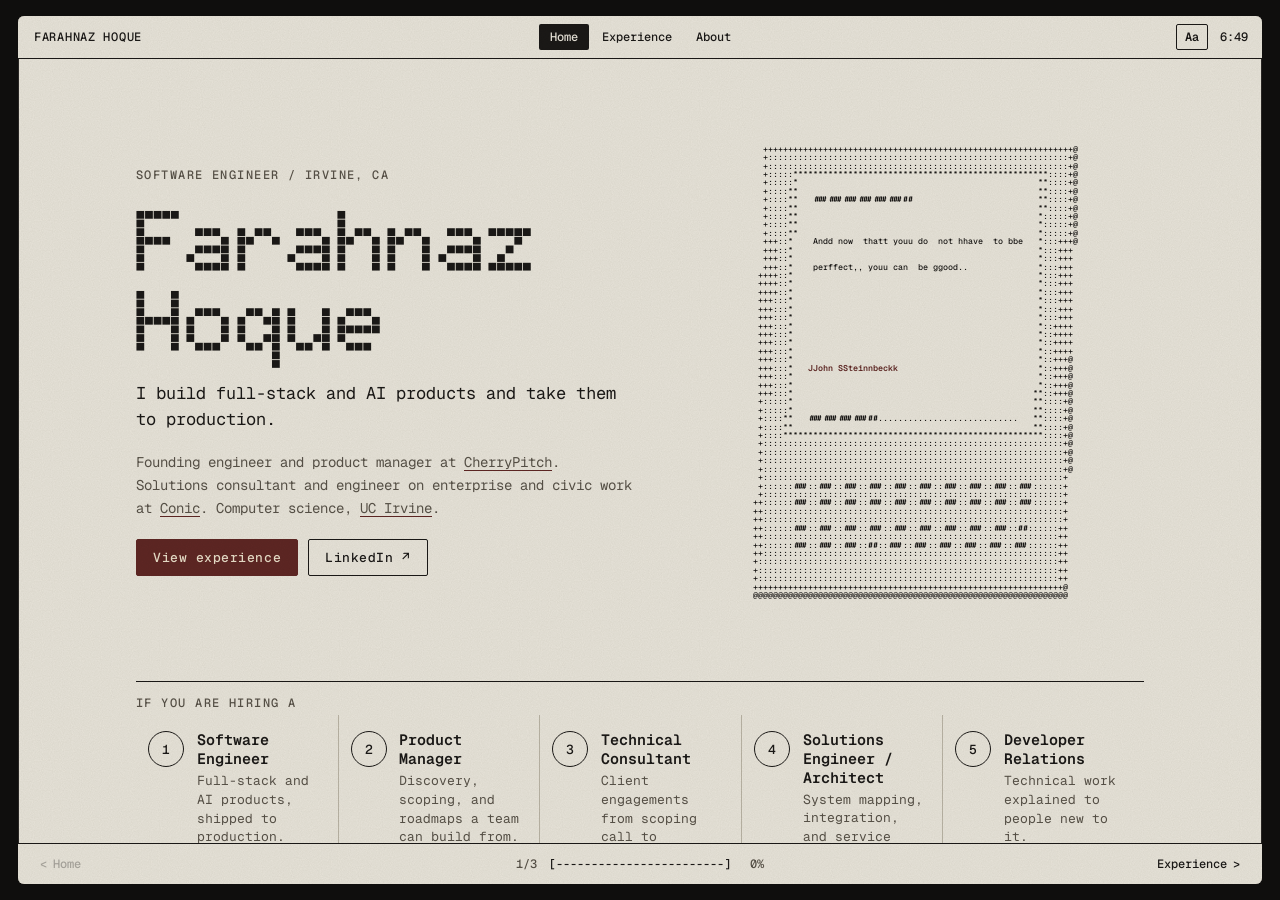
<file: index.html>
<!DOCTYPE html>
<html lang="en">
<head>
  <meta charset="utf-8">
  <meta name="viewport" content="width=device-width, initial-scale=1">
  <title>Farahnaz Hoque — Home</title>
  <meta name="description" content="Software engineer in Irvine, CA. Full-stack and AI products shipped to production.">
  <link rel="stylesheet" href="https://fonts.googleapis.com/css2?family=Doto:wght@700;900&family=Geist+Mono:wght@400;500;600&family=Geist:wght@400;500&display=swap">
  <link rel="stylesheet" href="css/main.css">
</head>
<body data-page="home">

<div class="screen" id="screen">

  <header class="status">
    <a class="brand" href="index.html"><span class="full">Farahnaz Hoque</span><span class="short">FH</span></a>
    <nav class="tabs" aria-label="Pages">
      <a href="index.html" aria-current="page">Home</a>
      <a href="experience.html">Experience</a>
      <a href="about.html">About</a>
    </nav>
    <div class="sys">
      <button class="aa" id="aa-btn" type="button" aria-expanded="false" aria-controls="aa-panel" aria-label="Display settings">Aa</button>
      <time id="clock">4:10</time>
    </div>
  </header>

  <main class="pages" id="viewport" tabindex="-1">

    <section class="page" id="p-home" aria-labelledby="h-home">
      <div class="wrap">
        <div class="hero">
          <div class="hero-text">
            <p class="label">Software Engineer / Irvine, CA</p>
            <h1 id="h-home">Farahnaz Hoque</h1>
            <p class="lede">I build full-stack and AI products and take them to production.</p>
            <p class="meta">Founding engineer and product manager at <a class="text-link" href="https://cherrypitch.ai/" target="_blank" rel="noopener">CherryPitch</a>. Solutions consultant and engineer on enterprise and civic work at <a class="text-link" href="https://conicgroup.com/" target="_blank" rel="noopener">Conic</a>. Computer science, <a class="text-link" href="https://www.uci.edu/" target="_blank" rel="noopener">UC Irvine</a>.</p>
            <div class="actions">
              <a class="btn solid" href="experience.html">View experience</a>
              <a class="btn" href="https://www.linkedin.com/in/farahnazhoque/" target="_blank" rel="noopener">LinkedIn ↗</a>
            </div>
          </div>
          <div class="ascii" id="ascii" aria-hidden="true">
            <pre id="ascii-ink"></pre>
            <pre id="ascii-acc"></pre>
          </div>
        </div>

        <section class="roles" aria-labelledby="h-roles">
          <h2 id="h-roles">If you are hiring a</h2>
          <ol>
            <li><a href="experience.html#swe" data-role="swe"><span class="num">1</span><span class="role">Software Engineer</span><span class="hook">Full-stack and AI products, shipped to production.</span></a></li>
            <li><a href="experience.html#pm" data-role="pm"><span class="num">2</span><span class="role">Product Manager</span><span class="hook">Discovery, scoping, and roadmaps a team can build from.</span></a></li>
            <li><a href="experience.html#tc" data-role="tc"><span class="num">3</span><span class="role">Technical Consultant</span><span class="hook">Client engagements from scoping call to rollout.</span></a></li>
            <li><a href="experience.html#se" data-role="se"><span class="num">4</span><span class="role">Solutions Engineer / Architect</span><span class="hook">System mapping, integration, and service security.</span></a></li>
            <li><a href="experience.html#dr" data-role="dr"><span class="num">5</span><span class="role">Developer Relations</span><span class="hook">Technical work explained to people new to it.</span></a></li>
          </ol>
        </section>
      </div>
    </section>

  </main>

  <footer class="foot">
    <a class="turn" id="prev" href="index.html" aria-disabled="true">&lt; <span class="name">Home</span></a>
    <div class="loc" aria-hidden="true"><span id="loc-text">1/3</span><span id="loc-bar">[--------------------]</span><span id="loc-pct">0%</span></div>
    <a class="turn" id="next" href="experience.html"><span class="name">Experience</span> &gt;</a>
  </footer>

  <div class="aa-panel" id="aa-panel" role="dialog" aria-label="Display settings" hidden>
    <div class="row">
      <span class="lbl">Text size</span>
      <div class="seg">
        <button type="button" id="size-down" aria-label="Smaller text">A-</button>
        <span class="dots" id="size-dots" aria-hidden="true"><i></i><i></i><i></i><i></i></span>
        <button type="button" id="size-up" aria-label="Larger text">A+</button>
      </div>
    </div>
    <div class="row">
      <span class="lbl">Typeface</span>
      <div class="seg">
        <button type="button" id="face-mono" data-face="mono" aria-pressed="true">Mono</button>
        <button type="button" id="face-sans" data-face="sans" aria-pressed="false">Sans</button>
      </div>
    </div>
    <div class="row">
      <span class="lbl">Theme</span>
      <div class="seg">
        <button type="button" id="mode-auto" data-mode="auto" aria-pressed="true">Auto</button>
        <button type="button" id="mode-paper" data-mode="paper" aria-pressed="false">Light</button>
        <button type="button" id="mode-night" data-mode="night" aria-pressed="false">Dark</button>
      </div>
    </div>
  </div>

  <pre class="wipe" id="wipe" aria-hidden="true" hidden></pre>
</div>

<script src="js/shell.js"></script>
<script src="js/ascii-device.js"></script>
</body>
</html>
</file>
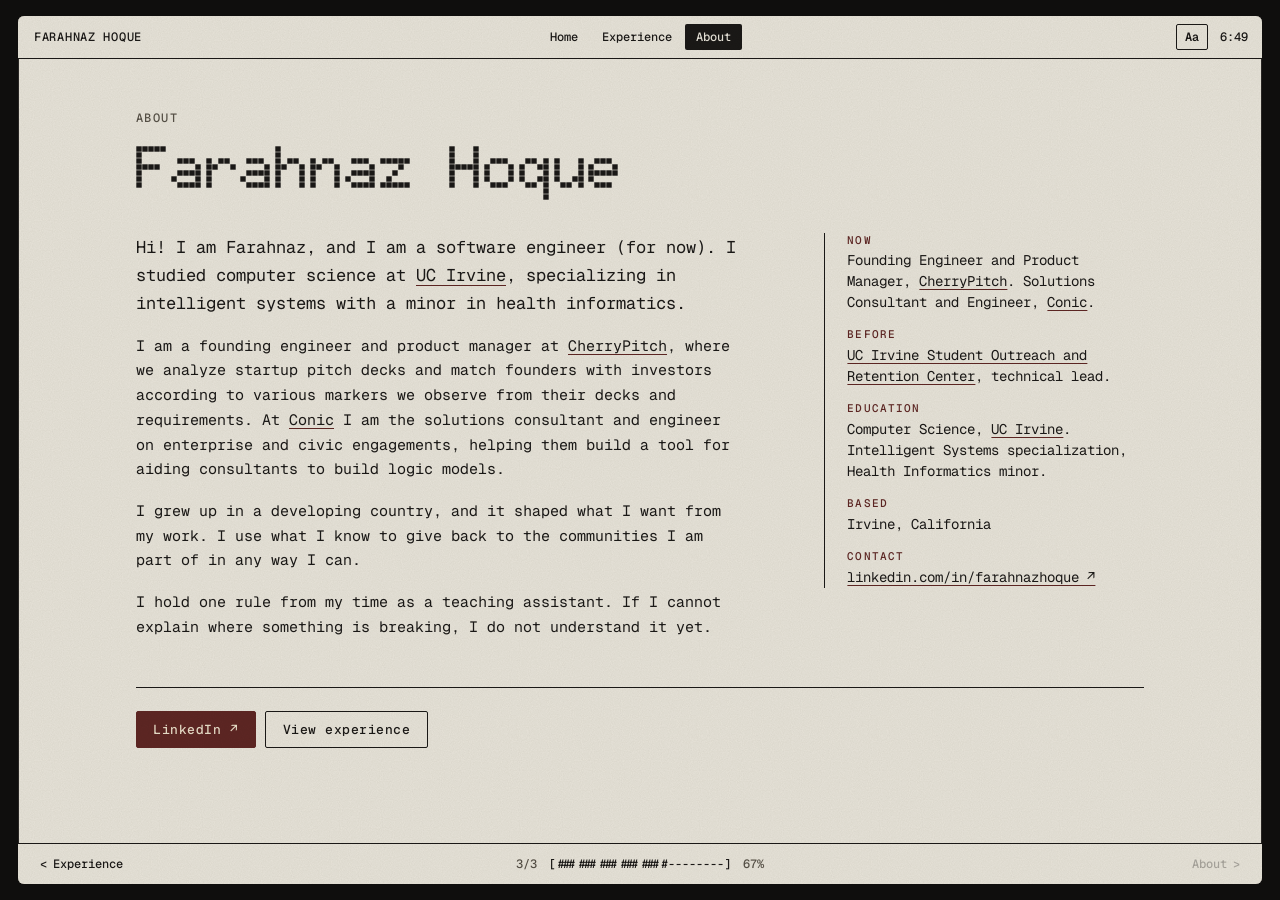
<file: about.html>
<!DOCTYPE html>
<html lang="en">
<head>
  <meta charset="utf-8">
  <meta name="viewport" content="width=device-width, initial-scale=1">
  <title>Farahnaz Hoque — About</title>
  <meta name="description" content="About Farahnaz Hoque — software engineer, founding engineer at CherryPitch, UC Irvine CS.">
  <link rel="stylesheet" href="https://fonts.googleapis.com/css2?family=Doto:wght@700;900&family=Geist+Mono:wght@400;500;600&family=Geist:wght@400;500&display=swap">
  <link rel="stylesheet" href="css/main.css">
</head>
<body data-page="about">

<div class="screen" id="screen">

  <header class="status">
    <a class="brand" href="index.html"><span class="full">Farahnaz Hoque</span><span class="short">FH</span></a>
    <nav class="tabs" aria-label="Pages">
      <a href="index.html">Home</a>
      <a href="experience.html">Experience</a>
      <a href="about.html" aria-current="page">About</a>
    </nav>
    <div class="sys">
      <button class="aa" id="aa-btn" type="button" aria-expanded="false" aria-controls="aa-panel" aria-label="Display settings">Aa</button>
      <time id="clock">4:10</time>
    </div>
  </header>

  <main class="pages" id="viewport" tabindex="-1">

    <section class="page" id="p-about" aria-labelledby="h-about">
      <div class="wrap">
        <header class="page-head">
          <p class="label">About</p>
          <h1 id="h-about">Farahnaz Hoque</h1>
        </header>

        <div class="about-grid">
          <div class="prose">
            <p>Hi! I am Farahnaz, and I am a software engineer (for now). I studied computer science at <a class="text-link" href="https://www.uci.edu/" target="_blank" rel="noopener">UC Irvine</a>, specializing in intelligent systems with a minor in health informatics.</p>
            <p>I am a founding engineer and product manager at <a class="text-link" href="https://cherrypitch.ai/" target="_blank" rel="noopener">CherryPitch</a>, where we analyze startup pitch decks and match founders with investors according to various markers we observe from their decks and requirements. At <a class="text-link" href="https://conicgroup.com/" target="_blank" rel="noopener">Conic</a> I am the solutions consultant and engineer on enterprise and civic engagements, helping them build a tool for aiding consultants to build logic models.</p>
            <p>I grew up in a developing country, and it shaped what I want from my work. I use what I know to give back to the communities I am part of in any way I can.</p>
            <p>I hold one rule from my time as a teaching assistant. If I cannot explain where something is breaking, I do not understand it yet.</p>
          </div>

          <dl class="facts">
            <div><dt>Now</dt><dd>Founding Engineer and Product Manager, <a class="text-link" href="https://cherrypitch.ai/" target="_blank" rel="noopener">CherryPitch</a>. Solutions Consultant and Engineer, <a class="text-link" href="https://conicgroup.com/" target="_blank" rel="noopener">Conic</a>.</dd></div>
            <div><dt>Before</dt><dd><a class="text-link" href="https://soar.uci.edu/" target="_blank" rel="noopener">UC Irvine Student Outreach and Retention Center</a>, technical lead.</dd></div>
            <div><dt>Education</dt><dd>Computer Science, <a class="text-link" href="https://www.uci.edu/" target="_blank" rel="noopener">UC Irvine</a>. Intelligent Systems specialization, Health Informatics minor.</dd></div>
            <div><dt>Based</dt><dd>Irvine, California</dd></div>
            <div><dt>Contact</dt><dd><a class="text-link" href="https://www.linkedin.com/in/farahnazhoque/" target="_blank" rel="noopener">linkedin.com/in/farahnazhoque ↗</a></dd></div>
          </dl>
        </div>

        <div class="end actions">
          <a class="btn solid" href="https://www.linkedin.com/in/farahnazhoque/" target="_blank" rel="noopener">LinkedIn ↗</a>
          <a class="btn" href="experience.html">View experience</a>
        </div>
      </div>
    </section>

  </main>

  <footer class="foot">
    <a class="turn" id="prev" href="experience.html">&lt; <span class="name">Experience</span></a>
    <div class="loc" aria-hidden="true"><span id="loc-text">3/3</span><span id="loc-bar">[--------------------]</span><span id="loc-pct">0%</span></div>
    <a class="turn" id="next" href="about.html" aria-disabled="true"><span class="name">About</span> &gt;</a>
  </footer>

  <div class="aa-panel" id="aa-panel" role="dialog" aria-label="Display settings" hidden>
    <div class="row">
      <span class="lbl">Text size</span>
      <div class="seg">
        <button type="button" id="size-down" aria-label="Smaller text">A-</button>
        <span class="dots" id="size-dots" aria-hidden="true"><i></i><i></i><i></i><i></i></span>
        <button type="button" id="size-up" aria-label="Larger text">A+</button>
      </div>
    </div>
    <div class="row">
      <span class="lbl">Typeface</span>
      <div class="seg">
        <button type="button" id="face-mono" data-face="mono" aria-pressed="true">Mono</button>
        <button type="button" id="face-sans" data-face="sans" aria-pressed="false">Sans</button>
      </div>
    </div>
    <div class="row">
      <span class="lbl">Theme</span>
      <div class="seg">
        <button type="button" id="mode-auto" data-mode="auto" aria-pressed="true">Auto</button>
        <button type="button" id="mode-paper" data-mode="paper" aria-pressed="false">Light</button>
        <button type="button" id="mode-night" data-mode="night" aria-pressed="false">Dark</button>
      </div>
    </div>
  </div>

  <pre class="wipe" id="wipe" aria-hidden="true" hidden></pre>
</div>

<script src="js/shell.js"></script>
</body>
</html>
</file>
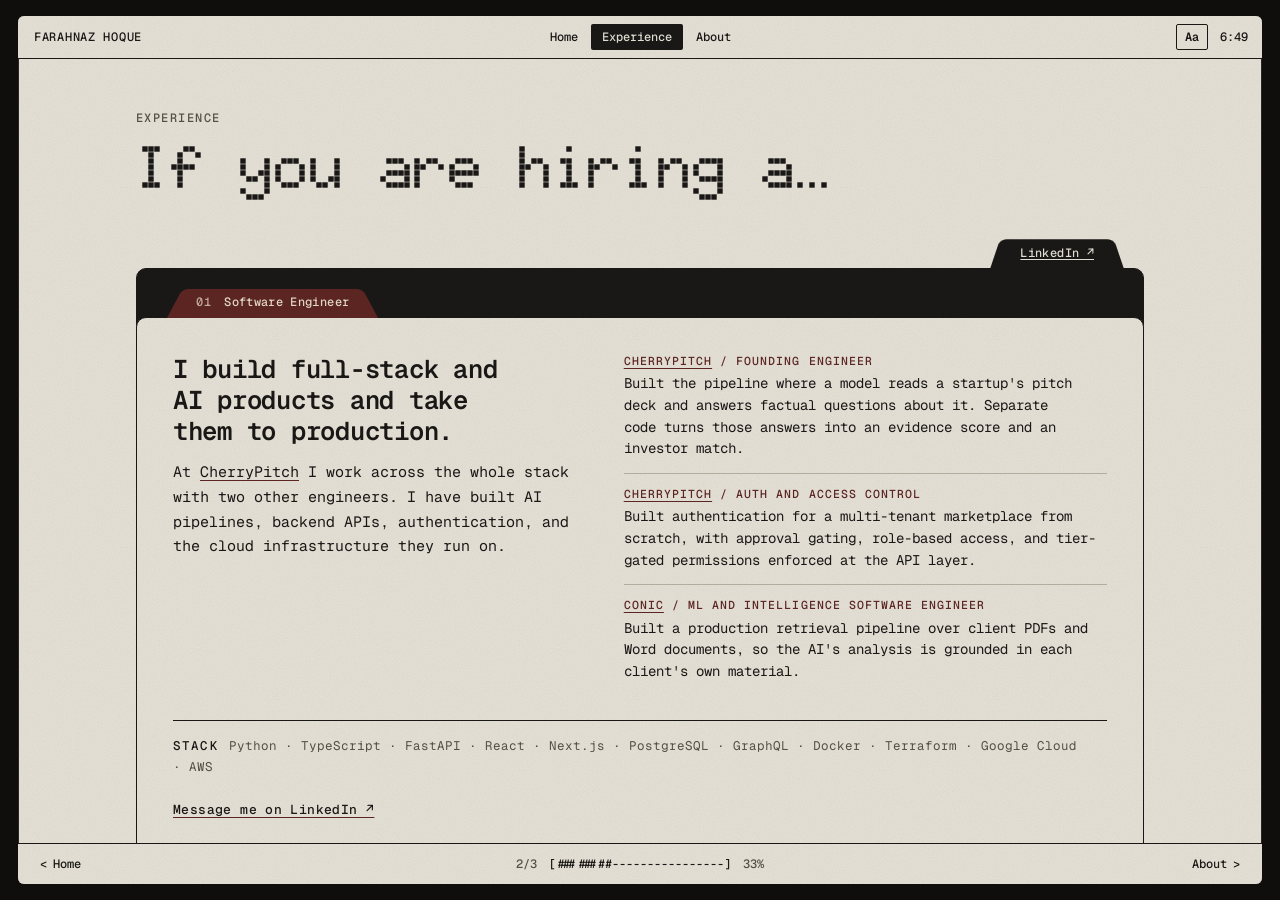
<file: experience.html>
<!DOCTYPE html>
<html lang="en">
<head>
  <meta charset="utf-8">
  <meta name="viewport" content="width=device-width, initial-scale=1">
  <title>Farahnaz Hoque — Experience</title>
  <meta name="description" content="Experience across software engineering, product, consulting, solutions architecture, and developer relations.">
  <link rel="stylesheet" href="https://fonts.googleapis.com/css2?family=Doto:wght@700;900&family=Geist+Mono:wght@400;500;600&family=Geist:wght@400;500&display=swap">
  <link rel="stylesheet" href="css/main.css">
</head>
<body data-page="experience">

<div class="screen" id="screen">

  <header class="status">
    <a class="brand" href="index.html"><span class="full">Farahnaz Hoque</span><span class="short">FH</span></a>
    <nav class="tabs" aria-label="Pages">
      <a href="index.html">Home</a>
      <a href="experience.html" aria-current="page">Experience</a>
      <a href="about.html">About</a>
    </nav>
    <div class="sys">
      <button class="aa" id="aa-btn" type="button" aria-expanded="false" aria-controls="aa-panel" aria-label="Display settings">Aa</button>
      <time id="clock">4:10</time>
    </div>
  </header>

  <main class="pages" id="viewport" tabindex="-1">

    <section class="page" id="p-experience" aria-labelledby="h-exp">
      <div class="wrap">
        <header class="page-head">
          <p class="label">Experience</p>
          <h1 id="h-exp">If you are hiring a…</h1>
        </header>

        <div class="cabinet">

          <div class="folder back r">
            <h2><a class="tab text-link" href="https://www.linkedin.com/in/farahnazhoque/" target="_blank" rel="noopener">LinkedIn ↗</a></h2>
            <div class="sheet"></div>
          </div>

          <article class="folder l open" data-role="swe" style="--x:3%">
            <h2><button class="tab" id="t-swe" type="button" aria-expanded="true" aria-controls="f-swe"><span class="n">01</span>Software Engineer</button></h2>
            <div class="sheet"><div class="body" id="f-swe"><div class="inner"><div class="pad">
              <div class="pitch">
                <h3>I build full-stack and AI products and take them to production.</h3>
                <p>At <a class="text-link" href="https://cherrypitch.ai/" target="_blank" rel="noopener">CherryPitch</a> I work across the whole stack with two other engineers. I have built AI pipelines, backend APIs, authentication, and the cloud infrastructure they run on.</p>
              </div>
              <ul class="proof">
                <li><span class="org"><a class="text-link" href="https://cherrypitch.ai/" target="_blank" rel="noopener">CherryPitch</a> / Founding Engineer</span><p>Built the pipeline where a model reads a startup's pitch deck and answers factual questions about it. Separate code turns those answers into an evidence score and an investor match.</p></li>
                <li><span class="org"><a class="text-link" href="https://cherrypitch.ai/" target="_blank" rel="noopener">CherryPitch</a> / Auth and access control</span><p>Built authentication for a multi-tenant marketplace from scratch, with approval gating, role-based access, and tier-gated permissions enforced at the API layer.</p></li>
                <li><span class="org"><a class="text-link" href="https://conicgroup.com/" target="_blank" rel="noopener">Conic</a> / ML and Intelligence Software Engineer</span><p>Built a production retrieval pipeline over client PDFs and Word documents, so the AI's analysis is grounded in each client's own material.</p></li>
              </ul>
              <p class="kit"><b>Stack</b>Python · TypeScript · FastAPI · React · Next.js · PostgreSQL · GraphQL · Docker · Terraform · Google Cloud · AWS</p>
              <a class="cta" href="https://www.linkedin.com/in/farahnazhoque/" target="_blank" rel="noopener">Message me on LinkedIn ↗</a>
            </div></div></div></div>
          </article>

          <article class="folder r" data-role="pm" style="--x:12%">
            <h2><button class="tab" id="t-pm" type="button" aria-expanded="false" aria-controls="f-pm"><span class="n">02</span>Product Manager</button></h2>
            <div class="sheet"><div class="body" id="f-pm"><div class="inner"><div class="pad">
              <div class="pitch">
                <h3>I find out what people need, then write it down so a team can build it.</h3>
                <p>I have done discovery, scoping, and roadmap work as an engineer and a consultant, and I can read the codebase the roadmap lands in.</p>
              </div>
              <ul class="proof">
                <li><span class="org"><a class="text-link" href="https://soar.uci.edu/" target="_blank" rel="noopener">UC Irvine SOAR</a> / Technical Lead</span><p>Ran requirements discovery with seven cross-functional teams and turned what they needed into a technical roadmap.</p></li>
                <li><span class="org"><a class="text-link" href="https://conicgroup.com/" target="_blank" rel="noopener">Conic</a> / Client engagements</span><p>Translated client requirements into feature specifications and owned each engagement from the first scoping conversation through production rollout.</p></li>
                <li><span class="org"><a class="text-link" href="https://cherrypitch.ai/" target="_blank" rel="noopener">CherryPitch</a> / Founding Engineer</span><p>Requirements arrive in documents and one-on-one conversations. I turn them into scoped work a team of three can ship.</p></li>
              </ul>
              <p class="kit"><b>Skills</b>Requirements discovery · Roadmaps · Feature specifications · Stakeholder presentations · Technical scoping</p>
              <a class="cta" href="https://www.linkedin.com/in/farahnazhoque/" target="_blank" rel="noopener">Message me on LinkedIn ↗</a>
            </div></div></div></div>
          </article>

          <article class="folder l" data-role="tc" style="--x:16%">
            <h2><button class="tab" id="t-tc" type="button" aria-expanded="false" aria-controls="f-tc"><span class="n">03</span>Technical Consultant</button></h2>
            <div class="sheet"><div class="body" id="f-tc"><div class="inner"><div class="pad">
              <div class="pitch">
                <h3>I run the engagement from the first scoping call to production rollout.</h3>
                <p>At <a class="text-link" href="https://conicgroup.com/" target="_blank" rel="noopener">Conic</a> I am the solutions consultant and engineer for enterprise and civic partners. I run discovery, present the roadmap, and build what we agreed on.</p>
              </div>
              <ul class="proof">
                <li><span class="org"><a class="text-link" href="https://conicgroup.com/" target="_blank" rel="noopener">Conic</a> / Technical Consultant</span><p>Worked with partners including Bloomberg Associates, Southern California Edison, and several municipal programs, presenting technical roadmaps to executive and non-technical audiences.</p></li>
                <li><span class="org"><a class="text-link" href="https://conicgroup.com/" target="_blank" rel="noopener">Conic</a> / Admin portal</span><p>Built the GraphQL and React portal that lets client administrators configure their own data mappings and permissions without opening a ticket.</p></li>
                <li><span class="org"><a class="text-link" href="https://soar.uci.edu/" target="_blank" rel="noopener">UC Irvine SOAR</a> / Technical Liaison</span><p>Represented the department to the university's IT team, aligning a new platform with existing infrastructure and standards.</p></li>
              </ul>
              <p class="kit"><b>Skills</b>Technical discovery · Executive presentations · Feature mapping · GraphQL · React · Python</p>
              <a class="cta" href="https://www.linkedin.com/in/farahnazhoque/" target="_blank" rel="noopener">Message me on LinkedIn ↗</a>
            </div></div></div></div>
          </article>

          <article class="folder r" data-role="se" style="--x:2%">
            <h2><button class="tab" id="t-se" type="button" aria-expanded="false" aria-controls="f-se"><span class="n">04</span>Solutions Engineer / Architect</button></h2>
            <div class="sheet"><div class="body" id="f-se"><div class="inner"><div class="pad">
              <div class="pitch">
                <h3>I map how the systems talk to each other before anything gets built on top.</h3>
                <p>I work out what a team already runs, what we are proposing, and where the two meet. Then I build the connection and secure it.</p>
              </div>
              <ul class="proof">
                <li><span class="org"><a class="text-link" href="https://cherrypitch.ai/" target="_blank" rel="noopener">CherryPitch</a> / Service architecture</span><p>Split transactional email into its own Cloud Run service, secured the service-to-service calls with Google Cloud IAM, and walked the two internal teams integrating against it through onboarding.</p></li>
                <li><span class="org"><a class="text-link" href="https://conicgroup.com/" target="_blank" rel="noopener">Conic</a> / Feature mapping</span><p>Mapped what already existed in each client's systems against what we proposed to build, in both directions.</p></li>
                <li><span class="org"><a class="text-link" href="https://soar.uci.edu/" target="_blank" rel="noopener">UC Irvine SOAR</a> / Platform</span><p>Built a full-stack platform from zero with Next.js, React, and Node.js, fitted to the university's existing technical infrastructure.</p></li>
              </ul>
              <p class="kit"><b>Stack</b>Cloud Run · Google Cloud IAM · Terraform · Docker · REST and GraphQL API design · AWS</p>
              <a class="cta" href="https://www.linkedin.com/in/farahnazhoque/" target="_blank" rel="noopener">Message me on LinkedIn ↗</a>
            </div></div></div></div>
          </article>

          <article class="folder l" data-role="dr" style="--x:7%">
            <h2><button class="tab" id="t-dr" type="button" aria-expanded="false" aria-controls="f-dr"><span class="n">05</span>Developer Relations</button></h2>
            <div class="sheet"><div class="body" id="f-dr"><div class="inner"><div class="pad">
              <div class="pitch">
                <h3>I explain technical work to people meeting it for the first time.</h3>
                <p>I build the system, then work alongside the people adopting it. I took technical writing courses alongside my degree, and documentation is part of how I ship.</p>
              </div>
              <ul class="proof">
                <li><span class="org"><a class="text-link" href="https://www.uci.edu/" target="_blank" rel="noopener">UC Irvine</a> / Teaching Assistant and Mentor</span><p>Explained computer science concepts to students encountering them for the first time.</p></li>
                <li><span class="org"><a class="text-link" href="https://cherrypitch.ai/" target="_blank" rel="noopener">CherryPitch</a> / Internal onboarding</span><p>Onboarded two teams onto a service I built. Watching where they got stuck taught me more about its contract than designing it did.</p></li>
                <li><span class="org"><a class="text-link" href="https://conicgroup.com/" target="_blank" rel="noopener">Conic</a> / Presentations</span><p>Presented technical roadmaps to executives and city staff in their vocabulary instead of mine.</p></li>
              </ul>
              <p class="kit"><b>Skills</b>Documentation · Guides and tutorials · Live technical presentations · Python · TypeScript · API design</p>
              <a class="cta" href="https://www.linkedin.com/in/farahnazhoque/" target="_blank" rel="noopener">Message me on LinkedIn ↗</a>
            </div></div></div></div>
          </article>

        </div>
      </div>
    </section>

  </main>

  <footer class="foot">
    <a class="turn" id="prev" href="index.html">&lt; <span class="name">Home</span></a>
    <div class="loc" aria-hidden="true"><span id="loc-text">2/3</span><span id="loc-bar">[--------------------]</span><span id="loc-pct">0%</span></div>
    <a class="turn" id="next" href="about.html"><span class="name">About</span> &gt;</a>
  </footer>

  <div class="aa-panel" id="aa-panel" role="dialog" aria-label="Display settings" hidden>
    <div class="row">
      <span class="lbl">Text size</span>
      <div class="seg">
        <button type="button" id="size-down" aria-label="Smaller text">A-</button>
        <span class="dots" id="size-dots" aria-hidden="true"><i></i><i></i><i></i><i></i></span>
        <button type="button" id="size-up" aria-label="Larger text">A+</button>
      </div>
    </div>
    <div class="row">
      <span class="lbl">Typeface</span>
      <div class="seg">
        <button type="button" id="face-mono" data-face="mono" aria-pressed="true">Mono</button>
        <button type="button" id="face-sans" data-face="sans" aria-pressed="false">Sans</button>
      </div>
    </div>
    <div class="row">
      <span class="lbl">Theme</span>
      <div class="seg">
        <button type="button" id="mode-auto" data-mode="auto" aria-pressed="true">Auto</button>
        <button type="button" id="mode-paper" data-mode="paper" aria-pressed="false">Light</button>
        <button type="button" id="mode-night" data-mode="night" aria-pressed="false">Dark</button>
      </div>
    </div>
  </div>

  <pre class="wipe" id="wipe" aria-hidden="true" hidden></pre>
</div>

<script src="js/shell.js"></script>
<script src="js/folders.js"></script>
</body>
</html>
</file>
<file: css/main.css>
/* Layout: one monochrome screen in a slim black frame, the way an early e-reader looked.
   Bitmap display type, monospace everywhere else, a live ASCII device in the hero.
   Motion is stepped, never eased, and page changes dissolve through ASCII. */
:root{
  --paper:#E8E4D9; --paper-2:#DCD7CA; --ink:#1A1816; --ink-soft:#575147; --rule:#B9B3A4;
  --wine:#5E2623; --wine-ink:#EADFC9; --wine-text:#5E2623;
  --bezel:#0F0E0D; --bezel-edge:#2A2725;
  --font-display:"Doto","Geist Mono",ui-monospace,"SFMono-Regular",Menlo,Consolas,monospace;
  --font-mono:"Geist Mono",ui-monospace,"SFMono-Regular",Menlo,Consolas,monospace;
  --font-sans:"Geist",system-ui,-apple-system,"Segoe UI",Helvetica,Arial,sans-serif;
  --font-read:var(--font-mono);
  --scale:1; --tab-h:36px;
}
@media (prefers-color-scheme: dark){
  :root:not([data-theme="light"]):not([data-mode="paper"]){
    --paper:#151413; --paper-2:#211F1D; --ink:#E6E0D2; --ink-soft:#A8A193; --rule:#4B463F;
    --wine:#74302B; --wine-ink:#F0E4CE; --wine-text:#D89C91;
    --bezel:#060606; --bezel-edge:#2A2725; color-scheme:dark;
  }
}
:root[data-theme="dark"]:not([data-mode="paper"]){
  --paper:#151413; --paper-2:#211F1D; --ink:#E6E0D2; --ink-soft:#A8A193; --rule:#4B463F;
  --wine:#74302B; --wine-ink:#F0E4CE; --wine-text:#D89C91;
  --bezel:#060606; --bezel-edge:#2A2725; color-scheme:dark;
}
:root[data-mode="night"]{
  --paper:#151413; --paper-2:#211F1D; --ink:#E6E0D2; --ink-soft:#A8A193; --rule:#4B463F;
  --wine:#74302B; --wine-ink:#F0E4CE; --wine-text:#D89C91;
  --bezel:#060606; --bezel-edge:#2A2725; color-scheme:dark;
}
:root[data-face="sans"]{ --font-read:var(--font-sans); }

*,*::before,*::after{box-sizing:border-box}
html{height:100%;font-size:calc(100% * var(--scale))}
body{
  height:100%;margin:0;background:var(--bezel);color:var(--ink);
  padding-block:16px;padding-inline:max(16px,1.4vw);
  font:400 .9375rem/1.65 var(--font-read);
  -webkit-font-smoothing:antialiased;
}
a{color:inherit}
a.text-link{
  text-decoration:underline;
  text-underline-offset:.22em;
  text-decoration-color:var(--wine-text);
}
a.text-link:hover{color:var(--wine-text)}
button{font:inherit;color:inherit;background:none;border:0;padding:0;cursor:pointer}
:focus-visible{outline:2px solid var(--wine-text);outline-offset:2px}
h1,h2,h3{margin:0;font-weight:500;text-wrap:balance}
p{margin:0;text-wrap:pretty}

/* ---------- frame ---------- */
.screen{
  position:relative;height:100%;overflow:hidden;border-radius:6px;
  background:var(--paper);box-shadow:inset 0 0 0 1px var(--bezel-edge);
  display:grid;grid-template-rows:auto minmax(0,1fr) auto;
}
.screen::after{
  content:"";position:absolute;inset:0;pointer-events:none;z-index:30;opacity:.07;mix-blend-mode:multiply;
  background-image:url("data:image/svg+xml,%3Csvg xmlns='http://www.w3.org/2000/svg' width='180' height='180'%3E%3Cfilter id='n'%3E%3CfeTurbulence type='fractalNoise' baseFrequency='.9' numOctaves='2' stitchTiles='stitch'/%3E%3CfeColorMatrix values='0 0 0 0 0 0 0 0 0 0 0 0 0 0 0 0 0 0 .9 0'/%3E%3C/filter%3E%3Crect width='180' height='180' filter='url(%23n)'/%3E%3C/svg%3E");
}

/* ---------- top bar ---------- */
.status{
  display:grid;grid-template-columns:1fr auto 1fr;align-items:center;gap:8px;
  padding:8px 14px;border-bottom:1px solid var(--ink);
  font:500 12px/1 var(--font-mono);position:relative;z-index:5;background:var(--paper);
}
.brand{text-decoration:none;letter-spacing:.06em;text-transform:uppercase;justify-self:start;padding:6px 2px;white-space:nowrap}
.brand .short{display:none}
.tabs{display:flex;gap:2px}
.tabs a{text-decoration:none;padding:7px 11px;border-radius:2px;white-space:nowrap}
.tabs a:hover{background:var(--paper-2)}
.tabs a[aria-current]{background:var(--ink);color:var(--paper)}
.sys{justify-self:end;display:flex;align-items:center;gap:12px;white-space:nowrap;font-variant-numeric:tabular-nums}
.aa{padding:6px 8px;border:1px solid var(--ink);border-radius:2px;font:600 12px/1 var(--font-mono)}
.aa:hover,.aa[aria-expanded="true"]{background:var(--ink);color:var(--paper)}

.aa-panel{
  position:absolute;z-index:25;top:44px;right:12px;width:min(19rem,calc(100% - 24px));
  background:var(--paper);border:1px solid var(--ink);border-radius:3px;padding:6px 14px;
  font:500 12px/1 var(--font-mono);
}
.aa-panel .row{display:flex;align-items:center;justify-content:space-between;gap:12px;padding:10px 0}
.aa-panel .row + .row{border-top:1px solid var(--rule)}
.aa-panel .lbl{letter-spacing:.08em;text-transform:uppercase;font-size:11px;color:var(--ink-soft)}
.seg{display:flex;align-items:center;gap:4px}
.seg button{padding:7px 9px;border:1px solid var(--ink);border-radius:2px;min-width:34px}
.seg button:hover{background:var(--paper-2)}
.seg button[aria-pressed="true"]{background:var(--ink);color:var(--paper)}
.seg button:disabled{opacity:.35;cursor:default}
.dots{display:flex;gap:4px;padding-inline:4px}
.dots i{width:6px;height:6px;border:1px solid var(--ink)}
.dots i.on{background:var(--ink)}

/* ---------- pages ---------- */
.pages{overflow-y:auto;overscroll-behavior:contain;scrollbar-width:thin;scrollbar-color:var(--rule) transparent;min-height:0}
.wrap{max-width:70rem;margin-inline:auto;padding:clamp(1.5rem,4.5vw,3.25rem) clamp(1.125rem,4.5vw,3.5rem) 3rem}
.label{font:500 .75rem/1.3 var(--font-mono);letter-spacing:.12em;text-transform:uppercase;color:var(--ink-soft)}
.btn{
  display:inline-flex;align-items:center;gap:.5em;padding:.85em 1.25em;border:1px solid var(--ink);border-radius:2px;
  font:500 .8125rem/1 var(--font-mono);letter-spacing:.04em;text-decoration:none;
  transition:background .12s steps(2),color .12s steps(2);
}
.btn:hover{background:var(--ink);color:var(--paper)}
.btn.solid{background:var(--wine);border-color:var(--wine);color:var(--wine-ink)}
.btn.solid:hover{background:var(--ink);border-color:var(--ink);color:var(--paper)}
.actions{display:flex;flex-wrap:wrap;gap:.6rem}

/* page change: ASCII dissolve */
.wipe{
  position:absolute;inset:0;z-index:20;margin:0;pointer-events:none;overflow:hidden;white-space:pre;
  font:500 12px/12px var(--font-mono);color:var(--ink);user-select:none;
}
.wipe.solid{background:var(--paper)}
@keyframes develop{from{opacity:.12}to{opacity:1}}
.page.enter > .wrap{animation:develop .36s steps(4,end) both}

/* ---------- home ---------- */
.hero{display:grid;grid-template-columns:minmax(0,1.05fr) minmax(0,.95fr);gap:clamp(1.25rem,4vw,3rem);align-items:center}
.hero-text{display:flex;flex-direction:column;gap:1.15rem;min-width:0}
.hero-text h1{font:900 clamp(2.7rem,7.2vw,5.4rem)/.92 var(--font-display);letter-spacing:-.02em}
.hero-text .lede{font-size:1.0625rem;line-height:1.55;max-width:31rem}
.hero-text .meta{color:var(--ink-soft);font-size:.875rem;max-width:31rem}
.ascii{position:relative;height:clamp(21rem,58vh,33rem);min-width:0;overflow:hidden}
.ascii pre{
  position:absolute;inset:0;margin:0;white-space:pre;overflow:hidden;user-select:none;
  font-family:var(--font-mono);font-weight:500;font-size:8px;line-height:1;color:var(--ink);
}
.ascii #ascii-acc{color:var(--wine-text);font-weight:600}

.roles{margin-top:clamp(1.75rem,5vw,3rem);border-top:1px solid var(--ink);border-bottom:1px solid var(--ink)}
.roles h2{font:500 .75rem/1.3 var(--font-mono);letter-spacing:.12em;text-transform:uppercase;color:var(--ink-soft);padding:.9rem 0 .2rem}
.roles ol{list-style:none;margin:0;padding:0;display:grid;grid-template-columns:repeat(5,minmax(0,1fr))}
.roles a{
  display:grid;grid-template-columns:auto minmax(0,1fr);gap:.2rem .8rem;align-content:start;height:100%;
  padding:1rem .75rem 1.15rem;text-decoration:none;transition:background .12s steps(2),color .12s steps(2);
}
.roles li + li a{border-left:1px solid var(--rule)}
.roles .num{
  grid-row:1 / span 2;width:2.25rem;height:2.25rem;border:1px solid currentColor;border-radius:50%;
  display:grid;place-items:center;font:500 .8125rem/1 var(--font-mono);
}
.roles .role{font:600 .9375rem/1.25 var(--font-mono);align-self:center}
.roles .hook{grid-column:2;color:var(--ink-soft);font-size:.8125rem;line-height:1.45}
.roles a:hover,.roles a:focus-visible{background:var(--ink);color:var(--paper)}
.roles a:hover .hook,.roles a:focus-visible .hook{color:inherit}

/* ---------- experience: folders ---------- */
.page-head{display:flex;flex-direction:column;gap:.7rem;margin-bottom:clamp(1.5rem,4vw,2.25rem)}
.page-head h1{font:900 clamp(2rem,5.4vw,3.75rem)/.98 var(--font-display);letter-spacing:-.02em}

.cabinet{display:flex;flex-direction:column}
.folder{position:relative;display:flex;flex-direction:column;isolation:isolate}
.folder + .folder{margin-top:calc(-1 * (var(--tab-h) + 16px))}
.folder h2{display:flex;margin:0;font-size:inherit}
.folder.l h2{justify-content:flex-start;padding-left:var(--x,20px)}
.folder.r h2{justify-content:flex-end;padding-right:var(--x,20px)}
.tab{
  position:relative;z-index:1;min-height:var(--tab-h);margin-bottom:-1px;padding:6px 30px 0;
  display:inline-flex;align-items:center;gap:1.1em;text-decoration:none;text-align:left;
  font:500 12px/1.2 var(--font-mono);letter-spacing:.03em;color:var(--ink);
}
.tab::before{
  content:"";position:absolute;inset:0;z-index:-1;background:var(--paper);
  border:1px solid var(--ink);border-bottom:0;border-radius:8px 8px 0 0;
  transform:perspective(46px) rotateX(13deg);transform-origin:50% 100%;
  transition:background .12s steps(2);
}
.tab.text-link{text-decoration:underline;text-underline-offset:.2em;text-decoration-color:var(--wine-ink)}
.folder.back .tab.text-link{text-decoration-color:var(--paper)}
.tab .n{opacity:.6}
.tab:hover::before{background:var(--paper-2)}
.folder.open .tab{color:var(--wine-ink)}
.folder.open .tab::before{background:var(--wine)}
.folder.open .tab .n{opacity:.75}
.sheet{
  background:var(--paper);border:1px solid var(--ink);border-radius:10px;
  padding-bottom:calc(var(--tab-h) + 28px);
}
.folder:last-child .sheet{padding-bottom:20px}
.folder.back .tab{color:var(--paper)}
.folder.back .tab::before,.folder.back .sheet{background:var(--ink)}
.folder.back .tab:hover::before{background:var(--wine);border-color:var(--wine)}
.body{display:grid;grid-template-rows:0fr;transition:grid-template-rows .24s steps(6,end)}
.folder.open .body{grid-template-rows:1fr}
.inner{overflow:hidden;min-height:0;visibility:hidden}
.folder.open .inner{visibility:visible}
.pad{
  display:grid;grid-template-columns:minmax(0,5fr) minmax(0,6fr);gap:1.5rem clamp(1.5rem,4vw,3rem);
  padding:clamp(1.4rem,3.5vw,2.25rem) clamp(1.1rem,3.5vw,2.25rem) .5rem;
}
.folder.open .pad{animation:develop .36s steps(4,end) both}
.pitch{display:flex;flex-direction:column;gap:.8rem;min-width:0}
.pitch h3{font:600 clamp(1.25rem,2.3vw,1.6rem)/1.22 var(--font-mono);letter-spacing:-.01em}
.proof{list-style:none;margin:0;padding:0;min-width:0}
.proof li{padding:.8rem 0;border-top:1px solid var(--rule);display:flex;flex-direction:column;gap:.3rem}
.proof li:first-child{border-top:0;padding-top:0}
.org{font:500 .71875rem/1.3 var(--font-mono);letter-spacing:.09em;text-transform:uppercase;color:var(--wine-text)}
.proof p{font-size:.875rem;line-height:1.55}
.kit{grid-column:1/-1;border-top:1px solid var(--ink);padding-top:.9rem;font:400 .78125rem/1.7 var(--font-mono);color:var(--ink-soft)}
.kit b{font-weight:500;color:var(--ink);letter-spacing:.09em;text-transform:uppercase;margin-right:.8em}
.cta{grid-column:1/-1;justify-self:start;font:500 .8125rem/1.3 var(--font-mono);letter-spacing:.03em;text-decoration:underline;text-underline-offset:.25em;text-decoration-color:var(--wine-text)}
.cta:hover{color:var(--wine-text)}

/* ---------- about ---------- */
.about-grid{display:grid;grid-template-columns:minmax(0,1fr) minmax(0,20rem);gap:clamp(2rem,5vw,4rem);align-items:start}
.prose{display:flex;flex-direction:column;gap:1.05rem;max-width:38rem}
.prose p:first-child{font-size:1.0625rem}
.facts{margin:0;display:grid;gap:.9rem;border-left:1px solid var(--ink);padding-left:1.4rem;min-width:0}
.facts dt{font:500 .6875rem/1.3 var(--font-mono);letter-spacing:.1em;text-transform:uppercase;color:var(--wine-text)}
.facts dd{margin:.2rem 0 0;font-size:.875rem;line-height:1.5}
.end{margin-top:clamp(2rem,5vw,3rem);border-top:1px solid var(--ink);padding-top:1.4rem}

/* ---------- bottom bar ---------- */
.foot{
  display:grid;grid-template-columns:minmax(0,1fr) auto minmax(0,1fr);align-items:center;gap:10px;
  padding:7px 14px;border-top:1px solid var(--ink);font:500 12px/1 var(--font-mono);position:relative;z-index:5;background:var(--paper);
}
.turn{display:inline-flex;align-items:center;gap:.5em;padding:7px 8px;border-radius:2px;white-space:nowrap;text-decoration:none}
.turn:hover:not([aria-disabled="true"]){background:var(--ink);color:var(--paper)}
.turn[aria-disabled="true"]{opacity:.3;pointer-events:none}
#prev{justify-self:start} #next{justify-self:end}
.loc{display:flex;align-items:center;gap:12px;min-width:0;color:var(--ink-soft);white-space:pre;font-variant-numeric:tabular-nums}
.loc #loc-bar{color:var(--ink)}

/* ---------- narrow ---------- */
@media (max-width:1000px){
  .roles ol{grid-template-columns:minmax(0,1fr)}
  .roles li + li a{border-left:0;border-top:1px solid var(--rule)}
  .roles a{padding-inline:.5rem}
}
@media (max-width:760px){
  .hero{grid-template-columns:minmax(0,1fr)}
  .ascii{height:19rem}
  .pad{grid-template-columns:minmax(0,1fr)}
  .about-grid{grid-template-columns:minmax(0,1fr)}
  .facts{border-left:0;padding-left:0;border-top:1px solid var(--ink);padding-top:1.4rem}
  .folder.l h2,.folder.r h2{--x:18px}
}
@media (max-width:600px){
  .status{grid-template-columns:auto 1fr auto;padding:8px 8px;font-size:11px;gap:4px}
  .tabs{justify-content:center}
  .tabs a{padding:7px 6px}
  .brand .full{display:none}
  .brand .short{display:inline}
  .sys{gap:8px}
  .foot{padding:7px 8px;font-size:11px}
  .turn .name{display:none}
  .loc{gap:8px}
  .tab{padding-inline:24px;gap:.8em}
}
@media (prefers-reduced-motion: reduce){
  *,*::before,*::after{animation:none!important;transition:none!important}
}
</file>
